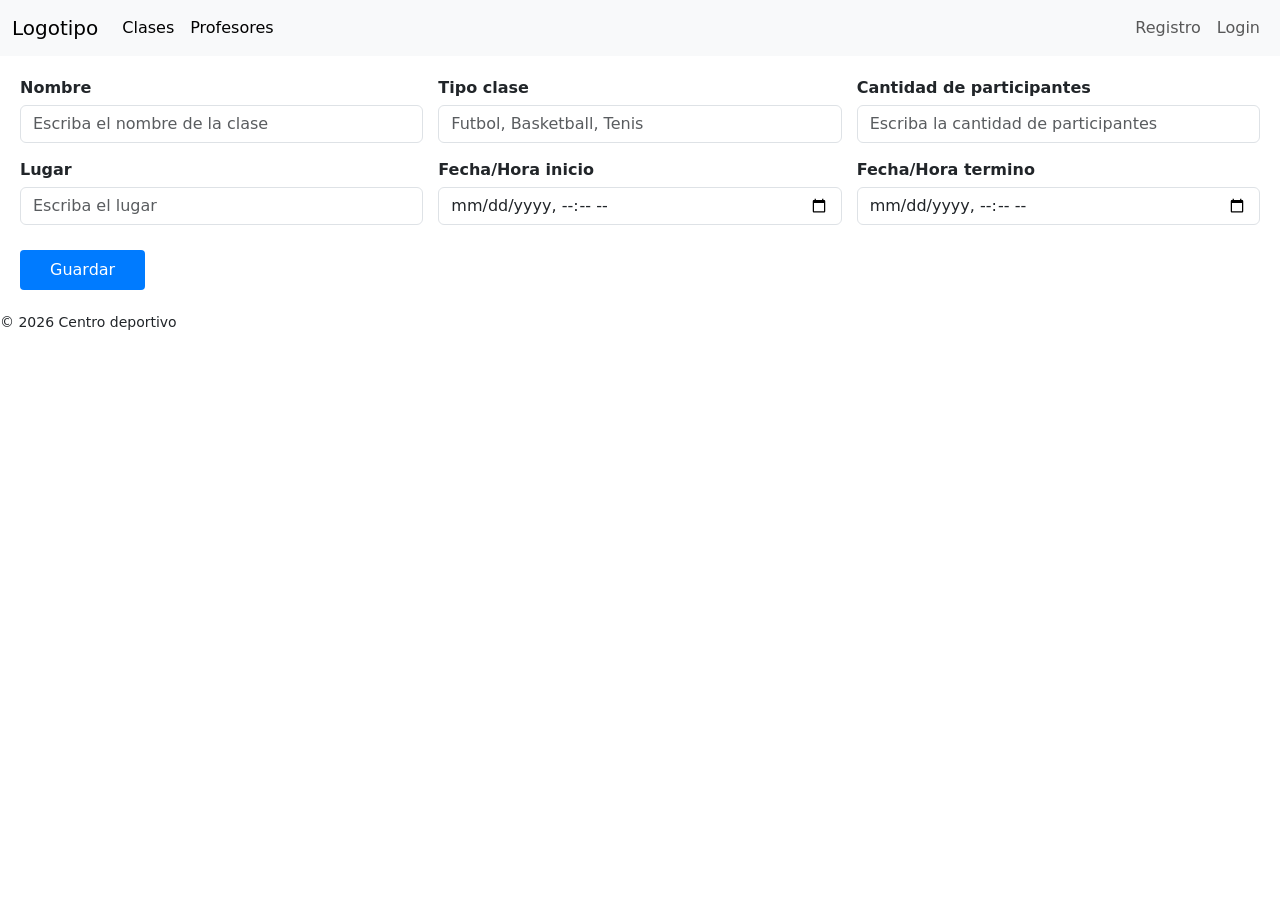
<file: clases.html>
<!doctype html>
<html lang="en">
  <head>
    <meta charset="utf-8">
    <meta name="viewport" content="width=device-width, initial-scale=1">
    <title>Centro deportivo</title>
    <link href="https://cdn.jsdelivr.net/npm/bootstrap@5.3.8/dist/css/bootstrap.min.css" rel="stylesheet" integrity="sha384-sRIl4kxILFvY47J16cr9ZwB07vP4J8+LH7qKQnuqkuIAvNWLzeN8tE5YBujZqJLB" crossorigin="anonymous">
     <link rel="stylesheet" href="estilo.css">
  </head>
<body>
    
  
  <nav class="navbar navbar-expand-lg bg-body-tertiary">
    <div class="container-fluid">
      <a class="navbar-brand" href="index.html">Logotipo</a>
      <button class="navbar-toggler" type="button" data-bs-toggle="collapse" data-bs-target="#navbarNavAltMarkup"
        aria-controls="navbarNavAltMarkup" aria-expanded="false" aria-label="Toggle navigation">
        <span class="navbar-toggler-icon"></span>
      </button>
      <div class="collapse navbar-collapse" id="navbarNavAltMarkup">
        <div class="navbar-nav">
          <a class="nav-link active" aria-current="page" href="clases.html">Clases</a>
         <a class="nav-link active" aria-current="page" href="#">Profesores</a>
        </div>

        <div class="navbar-nav ms-auto">
        <a class="nav-link" href="#">Registro</a>
        <a class="nav-link" href="#">Login</a>
      </div>

      </div>
    </div>
  </nav>



<form class="cuadricula-formulario" id="formClase" novalidate> 
  
  <div class="campo-formulario">
    <label for="nombre" style="font-weight: bold;">Nombre</label>
    <input type="text" class="form-control" id="nombre" placeholder="Escriba el nombre de la clase">
    <small class="mensaje-error text-danger"><i class="bi bi-x-circle-fill me-1">X</i><span> </span></small>
  </div>

  <div class="campo-formulario">
    <label for="tipoClase" style="font-weight: bold;">Tipo clase</label>
    <input type="text" class="form-control" id="tipoClase" placeholder="Futbol, Basketball, Tenis">
    <small class="mensaje-error text-danger"><i class="bi bi-x-circle-fill me-1">X</i><span> </span></small>
  </div>

  <div class="campo-formulario">
    <label for="participantes" style="font-weight: bold;">Cantidad de participantes</label>
    <input type="number" class="form-control" id="participantes" placeholder="Escriba la cantidad de participantes">
    <small class="mensaje-error text-danger"><i class="bi bi-x-circle-fill me-1">X</i><span> </span></small>
  </div>

  <div class="campo-formulario">
    <label for="lugar" style="font-weight: bold;">Lugar</label>
    <input type="text" class="form-control" id="lugar" placeholder="Escriba el lugar">
<small class="mensaje-error text-danger"><i class="bi bi-x-circle-fill me-1">X</i><span> </span></small>
  </div>

  <div class="campo-formulario">
    <label for="fechaInicio" style="font-weight: bold;">Fecha/Hora inicio</label>
    <input type="datetime-local" class="form-control" id="fechaInicio">
<small class="mensaje-error text-danger"><i class="bi bi-x-circle-fill me-1">X</i><span> </span></small>
  </div>

  <div class="campo-formulario">
    <label for="fechaTermino" style="font-weight: bold;">Fecha/Hora termino</label>
    <input type="datetime-local" class="form-control" id="fechaTermino">
<small class="mensaje-error text-danger"><i class="bi bi-x-circle-fill me-1">X</i><span> </span></small>
  </div>
  
  <!-- Sección inferior -->
  <div class="bloque-completo">
    <button class="btn-enviar" id="b" type="submit" >Guardar</button>
  </div>

</form>



<div class="modal fade" id="modalExito" tabindex="-1" aria-labelledby="modalExitoLabel" aria-hidden="true">
  <div class="modal-dialog modal-dialog-centered">
    <div class="modal-content modal-deportivo">
      <!-- Cabecera en azul -->
      <div class="modal-header header-deportivo">
        <h5 class="modal-title" id="modalExitoLabel">¡Registro Exitoso!</h5>
        <button type="button" class="btn-close btn-close-white" data-bs-dismiss="modal" aria-label="Close"></button>
      </div>
      <!-- Cuerpo en blanco -->
      <div class="modal-body text-center py-4 body-deportivo">
        <p class="fs-5 texto-principal">La clase deportiva ha sido guardada correctamente en el sistema.</p>
        <p class="text-muted small">Ya puedes revisar la agenda del centro deportivo.</p>
      </div>
      <!-- Botón de cierre en azul -->
      <div class="modal-footer footer-deportivo">
        <button type="button" class="btn btn-azul-modal" data-bs-dismiss="modal">Cerrar</button>
      </div>
    </div>
  </div>
</div>

<footer><small>&copy; 2026 Centro deportivo</small></footer>
<!-- Animacion colapse cuando es responsivo -->
<script src="https://cdn.jsdelivr.net/npm/bootstrap@5.3.8/dist/js/bootstrap.bundle.min.js"
    integrity="sha384-FKyoEForCGlyvwx9Hj09JcYn3nv7wiPVlz7YYwJrWVcXK/BmnVDxM+D2scQbITxI"
    crossorigin="anonymous"></script>

<!-- Archivo de validacion-->
<script src="validacionClases.js"></script>
</body>
</html>
</file>
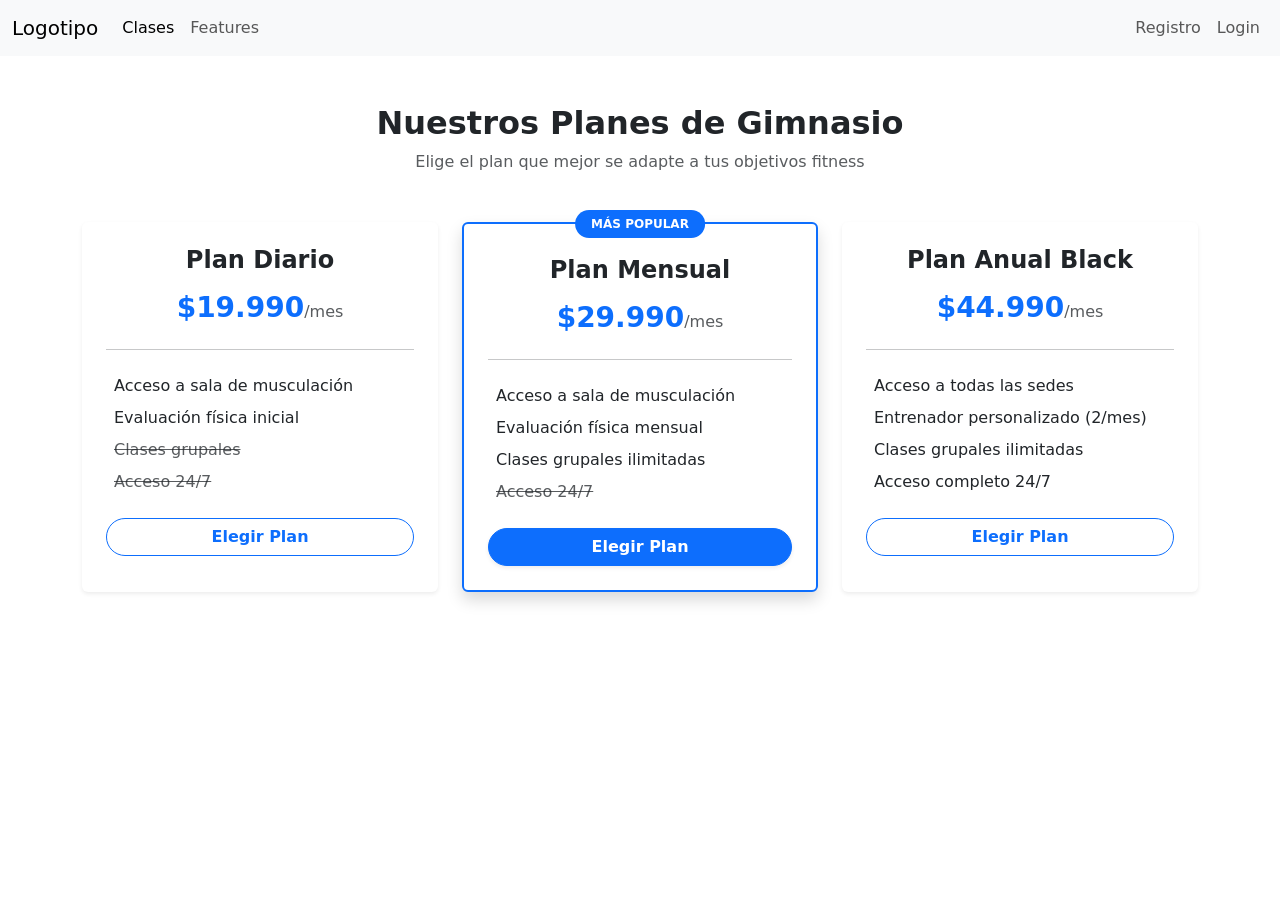
<file: main.html>
<!doctype html>
<html lang="en">
  <head>
    <meta charset="utf-8">
    <meta name="viewport" content="width=device-width, initial-scale=1">
    <title>Bootstrap demo</title>
    <link href="https://cdn.jsdelivr.net/npm/bootstrap@5.3.8/dist/css/bootstrap.min.css" rel="stylesheet" integrity="sha384-sRIl4kxILFvY47J16cr9ZwB07vP4J8+LH7qKQnuqkuIAvNWLzeN8tE5YBujZqJLB" crossorigin="anonymous">
  </head>
<body>
    
  
  <nav class="navbar navbar-expand-lg bg-body-tertiary">
    <div class="container-fluid">
      <a class="navbar-brand" href="#">Logotipo</a>
      <button class="navbar-toggler" type="button" data-bs-toggle="collapse" data-bs-target="#navbarNavAltMarkup"
        aria-controls="navbarNavAltMarkup" aria-expanded="false" aria-label="Toggle navigation">
        <span class="navbar-toggler-icon"></span>
      </button>
      <div class="collapse navbar-collapse" id="navbarNavAltMarkup">
        <div class="navbar-nav">
          <a class="nav-link active" aria-current="page" href="#">Clases</a>
          <a class="nav-link" href="#">Features</a>
        </div>

        <div class="navbar-nav ms-auto">
        <a class="nav-link" href="#">Registro</a>
        <a class="nav-link" href="#">Login</a>
      </div>

      </div>
    </div>
  </nav>


  <div class="container my-5">
  <!-- Título de la sección -->
  <div class="text-center mb-5">
    <h2 class="fw-bold">Nuestros Planes de Gimnasio</h2>
    <p class="text-muted">Elige el plan que mejor se adapte a tus objetivos fitness</p>
  </div>

  <!-- Contenedor de las 3 tarjetas -->
  <div class="row row-cols-1 row-cols-md-3 g-4 justify-content-center">
    <!-- Tarjeta 1: Plan Principiante -->
    <div class="col">
      <div class="card h-100 shadow-sm border-0">
        <div class="card-body p-4 text-center">
          <h4 class="card-title fw-bold mb-3">Plan Diario</h4>
          <h3 class="card-price text-primary fw-bold mb-4">$19.990<span class="fs-6 fw-normal text-muted">/mes</span></h3>
          <hr>
          <ul class="list-unstyled my-4 text-start">
            <li class="mb-2"><i class="bi bi-check2 text-success me-2"></i> Acceso a sala de musculación</li>
            <li class="mb-2"><i class="bi bi-check2 text-success me-2"></i> Evaluación física inicial</li>
            <li class="mb-2 text-muted text-decoration-line-through"><i class="bi bi-x text-danger me-2"></i> Clases grupales</li>
            <li class="text-muted text-decoration-line-through"><i class="bi bi-x text-danger me-2"></i> Acceso 24/7</li>
          </ul>
          <button class="btn btn-outline-primary w-100 mt-auto rounded-pill fw-bold">Elegir Plan</button>
        </div>
      </div>
    </div>

    <!-- Tarjeta 2: Plan Destacado (Recomendado) -->
    <div class="col">
      <div class="card h-100 shadow border-primary border-2 position-relative">
        <!-- Etiqueta de "Más Vendido" -->
        <span class="position-absolute top-0 start-50 translate-middle badge rounded-pill bg-primary px-3 py-2 fw-bold text-uppercase">Más Popular</span>
        
        <div class="card-body p-4 text-center mt-2">
          <h4 class="card-title fw-bold mb-3">Plan Mensual</h4>
          <h3 class="card-price text-primary fw-bold mb-4">$29.990<span class="fs-6 fw-normal text-muted">/mes</span></h3>
          <hr>
          <ul class="list-unstyled my-4 text-start">
            <li class="mb-2"><i class="bi bi-check2 text-success me-2"></i> Acceso a sala de musculación</li>
            <li class="mb-2"><i class="bi bi-check2 text-success me-2"></i> Evaluación física mensual</li>
            <li class="mb-2"><i class="bi bi-check2 text-success me-2"></i> Clases grupales ilimitadas</li>
            <li class="text-muted text-decoration-line-through"><i class="bi bi-x text-danger me-2"></i> Acceso 24/7</li>
          </ul>
          <button class="btn btn-primary w-100 mt-auto rounded-pill fw-bold shadow-sm">Elegir Plan</button>
        </div>
      </div>
    </div>

    <!-- Tarjeta 3: Plan Premium -->
    <div class="col">
      <div class="card h-100 shadow-sm border-0">
        <div class="card-body p-4 text-center">
          <h4 class="card-title fw-bold mb-3">Plan Anual Black</h4>
          <h3 class="card-price text-primary fw-bold mb-4">$44.990<span class="fs-6 fw-normal text-muted">/mes</span></h3>
          <hr>
          <ul class="list-unstyled my-4 text-start">
            <li class="mb-2"><i class="bi bi-check2 text-success me-2"></i> Acceso a todas las sedes</li>
            <li class="mb-2"><i class="bi bi-check2 text-success me-2"></i> Entrenador personalizado (2/mes)</li>
            <li class="mb-2"><i class="bi bi-check2 text-success me-2"></i> Clases grupales ilimitadas</li>
            <li class="mb-2"><i class="bi bi-check2 text-success me-2"></i> Acceso completo 24/7</li>
          </ul>
          <button class="btn btn-outline-primary w-100 mt-auto rounded-pill fw-bold">Elegir Plan</button>
        </div>
      </div>
    </div>
  </div>
</div>




<script src="https://cdn.jsdelivr.net/npm/bootstrap@5.3.8/dist/js/bootstrap.bundle.min.js"
    integrity="sha384-FKyoEForCGlyvwx9Hj09JcYn3nv7wiPVlz7YYwJrWVcXK/BmnVDxM+D2scQbITxI"
    crossorigin="anonymous"></script>
</body>
</html>
</file>
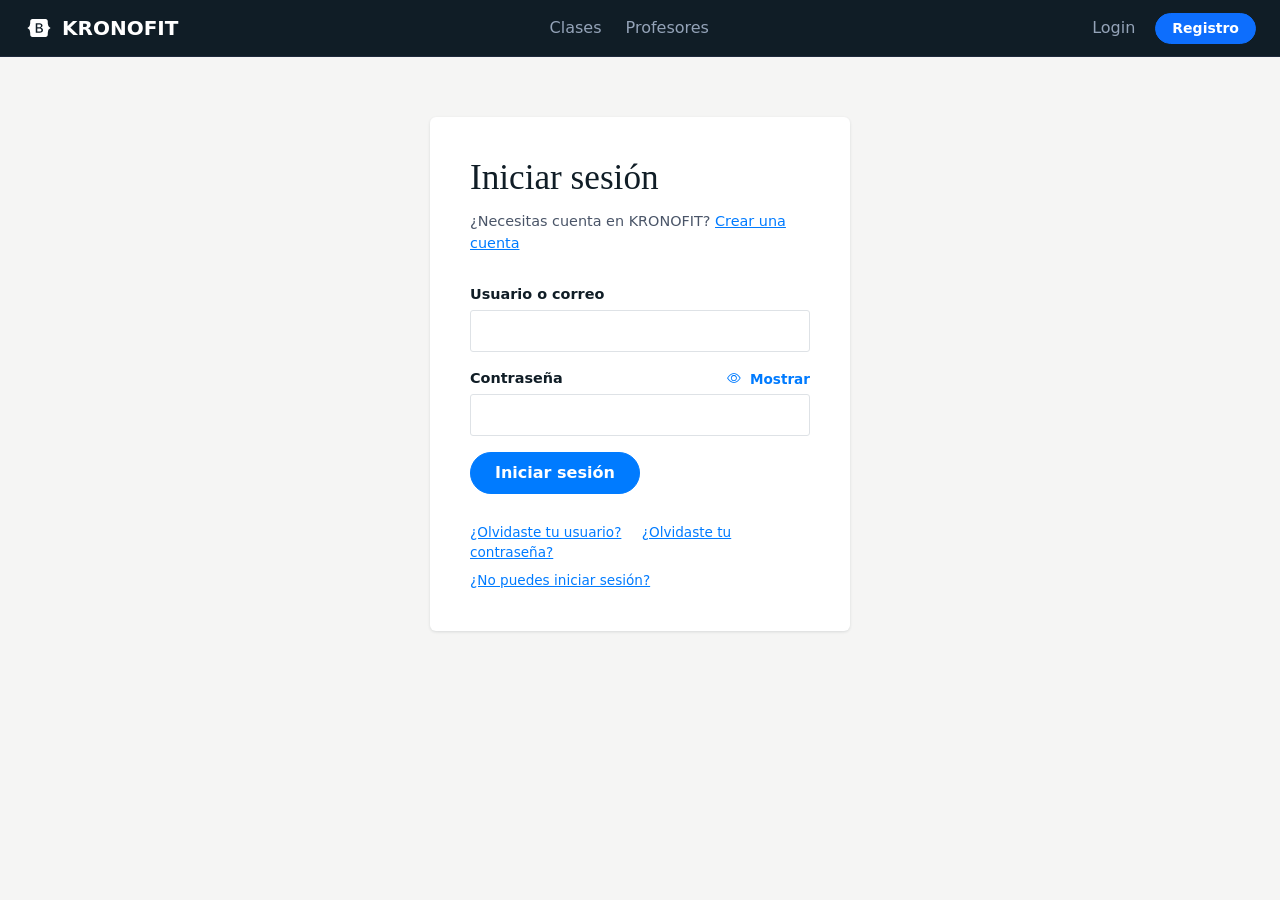
<file: html/login.html>
<!DOCTYPE html>
<html lang="es">
<head>
    <meta charset="UTF-8">
    <meta name="viewport" content="width=device-width, initial-scale=1.0">
    <title>Iniciar sesión | KRONOFIT</title>
    <!-- Bootstrap CSS y Bootstrap Icons -->
    <link href="https://cdn.jsdelivr.net/npm/bootstrap@5.3.3/dist/css/bootstrap.min.css" rel="stylesheet">
    <link rel="stylesheet" href="https://cdn.jsdelivr.net/npm/bootstrap-icons@1.11.3/font/bootstrap-icons.min.css">
    <link rel="stylesheet" href="/css/login.css">
    <link rel="stylesheet" href="/css/global.css">
</head>
<body class="pagina-login">

  <nav class="navbar navbar-expand-lg navbar-dark bg-navbar py-2">
    <div class="container-fluid px-4">
      <a class="navbar-brand d-flex align-items-center gap-2 m-0" href="/index.html">
        <img src="/resources/logo.svg" alt="Logo" width="30" height="24" class="logo-white">
        <span class="fw-bold">KRONOFIT</span>
      </a>
      <button class="navbar-toggler" type="button" data-bs-toggle="collapse" data-bs-target="#navbarNav" aria-controls="navbarNav" aria-expanded="false" aria-label="Toggle navigation">
        <span class="navbar-toggler-icon"></span>
      </button>
      <div class="collapse navbar-collapse" id="navbarNav">
        <ul class="navbar-nav mx-auto nav-center-modules my-2 my-lg-0">
          <li class="nav-item">
            <a class="nav-link" href="/html/clases.html">Clases</a>
          </li>
          <li class="nav-item">
            <a class="nav-link" href="/html/profesores.html">Profesores</a>
          </li>
        </ul>
        <div class="d-flex align-items-center gap-2 mt-2 mt-lg-0">
          <a class="nav-link text-white text-decoration-none px-2" href="/html/login.html">Login</a>
          <a class="btn btn-primary btn-sm px-3 rounded-pill fw-semibold" href="/html/RegistroUsuarios.html">Registro</a>
        </div>
      </div>
    </div>
  </nav>

  <main class="contenedor-login">
    <div class="tarjeta-login">

      <h1 class="titulo-login">Iniciar sesión</h1>

      <p class="texto-cuenta">
        ¿Necesitas cuenta en KRONOFIT?
        <a href="/html/RegistroUsuarios.html">Crear una cuenta</a>
      </p>

      <form id="formLogin" novalidate>

        <div class="campo-formulario mb-3">
          <label for="usuario" class="fw-bold mb-1">Usuario o correo</label>
          <input type="text" class="form-control" id="usuario" autocomplete="username">
          <div class="invalid-feedback">
            <span class="txt-error"></span>
          </div>
        </div>

        <!-- Contraseña -->
        <div class="campo-formulario mb-3">
          <div class="d-flex justify-content-between align-items-center mb-1">
            <label for="password" class="fw-bold mb-0">Contraseña</label>
            <button type="button" class="btn-mostrar" id="btnMostrarPassword" aria-pressed="false">
              <i class="bi bi-eye" id="iconoPassword"></i>
              <span id="textoMostrarPassword">Mostrar</span>
            </button>
          </div>
          <input type="password" class="form-control" id="password" autocomplete="current-password">
          <div class="invalid-feedback">
            <span class="txt-error"></span>
          </div>
        </div>     
        <button type="submit" class="btn btn-primary rounded-pill fw-bold px-4 py-2" id="btnLogin">
          Iniciar sesión
        </button>

      </form>

      <div class="enlaces-ayuda">
        <div class="mb-2">
          <a href="#">¿Olvidaste tu usuario?</a>
          <a href="#" class="ms-3">¿Olvidaste tu contraseña?</a>
        </div>
        <a href="#">¿No puedes iniciar sesión?</a>
      </div>

    </div>
  </main>

  <script src="https://cdn.jsdelivr.net/npm/bootstrap@5.3.3/dist/js/bootstrap.bundle.min.js"></script>
  <script src="/js/validacionLogin.js"></script>
  
</body>
</html>
</file>
<file: estilo.css>
.cuadricula-formulario {
  display: grid;
  grid-template-columns: repeat(3, 1fr); /* 3 columnas exactamente iguales */
  gap: 15px; /* Espacio de separación entre celdas */
  width: 100%;
  padding: 20px;
  box-sizing: border-box;
}

.cuadricula-formulario label {
  font-weight: bold;
  display: block;
  margin-bottom: 5px;
}

.contenedor-checkbox {
  margin-bottom: 10px;
}

.bloque-completo {
  grid-column: span 3;
  margin-top: 10px;
}

.btn-enviar {
  padding: 8px 30px;
  background-color: #007bff;
  color: white;
  border: none;
  border-radius: 4px;
  cursor: pointer;
  font-size: 16px;
  transition: background-color 0.2s ease;
}

.btn-enviar:hover {
  background-color: #0056b3;
}

/* Oculta los mensajes y los íconos por defecto al cargar la página */
.campo-formulario .mensaje-error {
  display: none;
  color: #dc3545;
  font-size: 0.85em;
  margin-top: 5px;
  font-weight: 500;
}

/* Muestra el mensaje y el ícono fijado solo cuando hay un error activo */
.campo-formulario.con-error .mensaje-error {
  display: block;
}

/* Pinta el contorno del input en color rojo */
.campo-formulario.con-error .form-control {
  border-color: #dc3545;
}

/* Agrega una leve sombra roja al seleccionar el campo con error */
.campo-formulario.con-error .form-control:focus {
  box-shadow: 0 0 0 0.25rem rgba(220, 53, 69, 0.25);
}

/* ==========================================================================
   DISEÑO RESPONSIVO (MÓVILES Y TABLETS)
   ========================================================================== */
@media (max-width: 768px) {
  .cuadricula-formulario {
    grid-template-columns: 1fr; /* Cambia a una sola columna en pantallas chicas */
  }

  .bloque-completo {
    grid-column: span 1; 
  }
}


/* Fondo general del modal en blanco */
.modal-deportivo {
  background-color: #ffffff;
  border: 1px solid #007bff;
  border-radius: 8px;
  overflow: hidden;
}

/* Cabecera del modal en azul */
.modal-header.header-deportivo {
  background: #007bff ;
  background-color: #007bff ;
  color: #ffffff ;
}

.modal-header.header-deportivo .modal-title {
  color: #ffffff;
}

/* Cuerpo en blanco con texto oscuro para buen contraste */
.body-deportivo {
  background-color: #ffffff;
}

.body-deportivo .texto-principal {
  color: #1a202c;
  font-weight: 500;
}

/* Footer limpio sin bordes molestos */
.footer-deportivo {
  background-color: #ffffff;
  border-top: none;
}

/* Botón "Cerrar" personalizado en azul */
.btn-azul-modal {
  background-color: #007bff;
  color: #ffffff;
  padding: 6px 20px;
  border: none;
  border-radius: 4px;
  font-weight: bold;
  cursor: pointer;
  transition: background-color 0.2s ease;
}

.btn-azul-modal:hover {
  background-color: #0056b3;
  color: #ffffff;
}
</file>
<file: css/login.css>
:root {
  --color-marca: #007bff;
  --color-marca-hover: #0056b3;
  --color-fondo: #f5f5f4;
}

.pagina-login {
  background-color: var(--color-fondo);
  min-height: 100vh;
}

.contenedor-login {
  display: flex;
  justify-content: center;
  padding: 60px 16px;
}

.tarjeta-login {
  background-color: #ffffff;
  width: 100%;
  max-width: 420px;
  padding: 40px;
  border-radius: 6px;
  box-shadow: 0 1px 3px rgba(16, 29, 38, 0.12);
}

.titulo-login {
  font-family: Georgia, "Times New Roman", serif;
  font-size: 2.2rem;
  font-weight: 400;
  color: #101d26;
  margin-bottom: 12px;
}

.texto-cuenta {
  font-size: 0.9rem;
  color: #4a5568;
  margin-bottom: 28px;
}

.tarjeta-login a {
  color: var(--color-marca);
}

.tarjeta-login a:hover {
  color: var(--color-marca-hover);
}

.tarjeta-login label {
  font-size: 0.9rem;
  color: #101d26;
}

.tarjeta-login .form-control {
  border-radius: 3px;
  padding: 8px 12px;
}

.tarjeta-login .form-control:focus {
  border-color: var(--color-marca);
  box-shadow: 0 0 0 0.2rem rgba(0, 123, 255, 0.15);
}

/* Botón "Mostrar / Ocultar" contraseña */
.btn-mostrar {
  background: none;
  border: none;
  padding: 0;
  font-size: 0.85rem;
  font-weight: 600;
  color: var(--color-marca);
  cursor: pointer;
}

.btn-mostrar:hover {
  text-decoration: underline;
}

.btn-mostrar i {
  margin-right: 4px;
}

#btnLogin {
  background-color: var(--color-marca);
  border-color: var(--color-marca);
  min-width: 130px;
}

#btnLogin:hover,
#btnLogin:focus {
  background-color: var(--color-marca-hover);
  border-color: var(--color-marca-hover);
}

.enlaces-ayuda {
  margin-top: 28px;
  font-size: 0.85rem;
}

@media (max-width: 480px) {
  .contenedor-login {
    padding: 24px 12px;
  }

  .tarjeta-login {
    padding: 24px;
  }

  .titulo-login {
    font-size: 1.8rem;
  }
}
</file>
<file: css/global.css>
body {
    background-color: #f7fafc;
    min-height: 100vh;
    margin: 0;
}

.bg-navbar {
    background-color: #101d26 !important;
    border-bottom: 1px solid #1e293b;
}

.bg-navbar .nav-link {
    color: #94a3b8 !important;
    transition: color 0.2s ease;
    padding: 6px 12px !important;
}

.bg-navbar .nav-link:hover,
.bg-navbar .nav-link.active {
    color: #ffffff !important;
}
</file>
